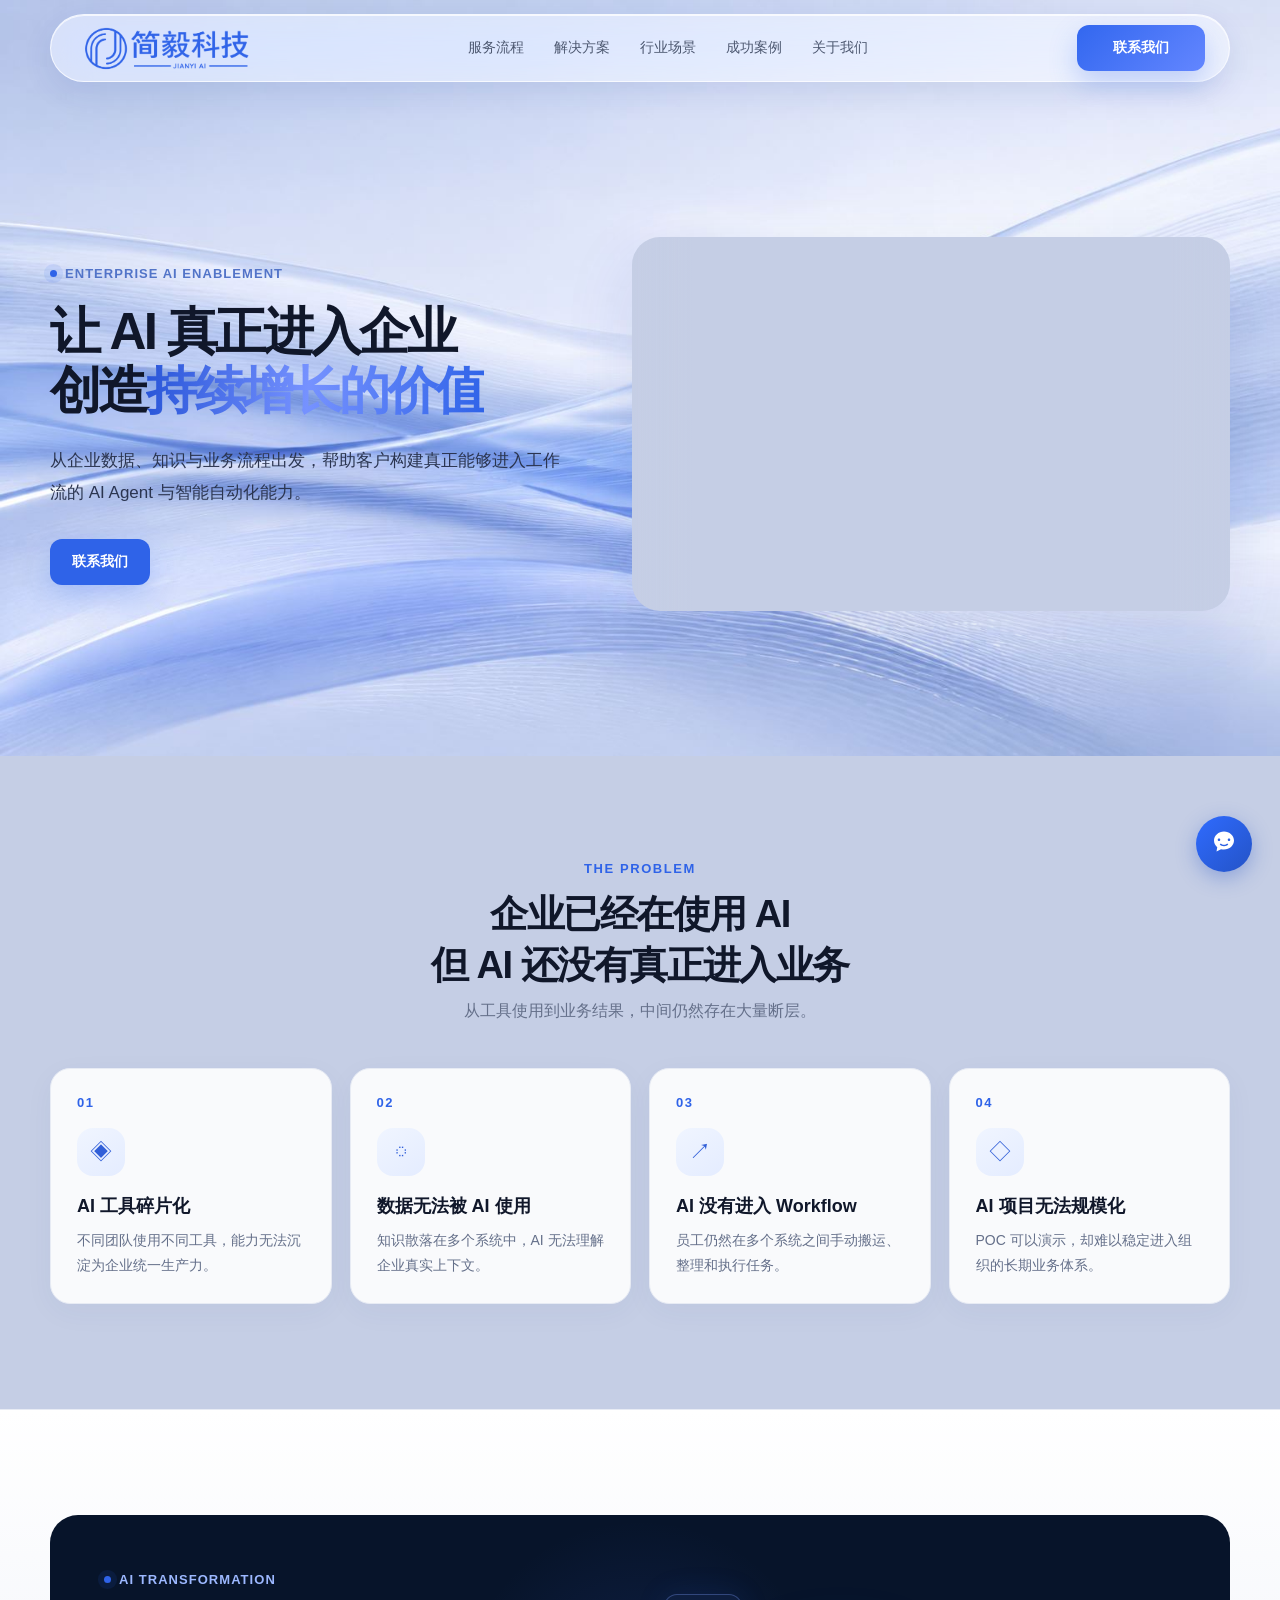
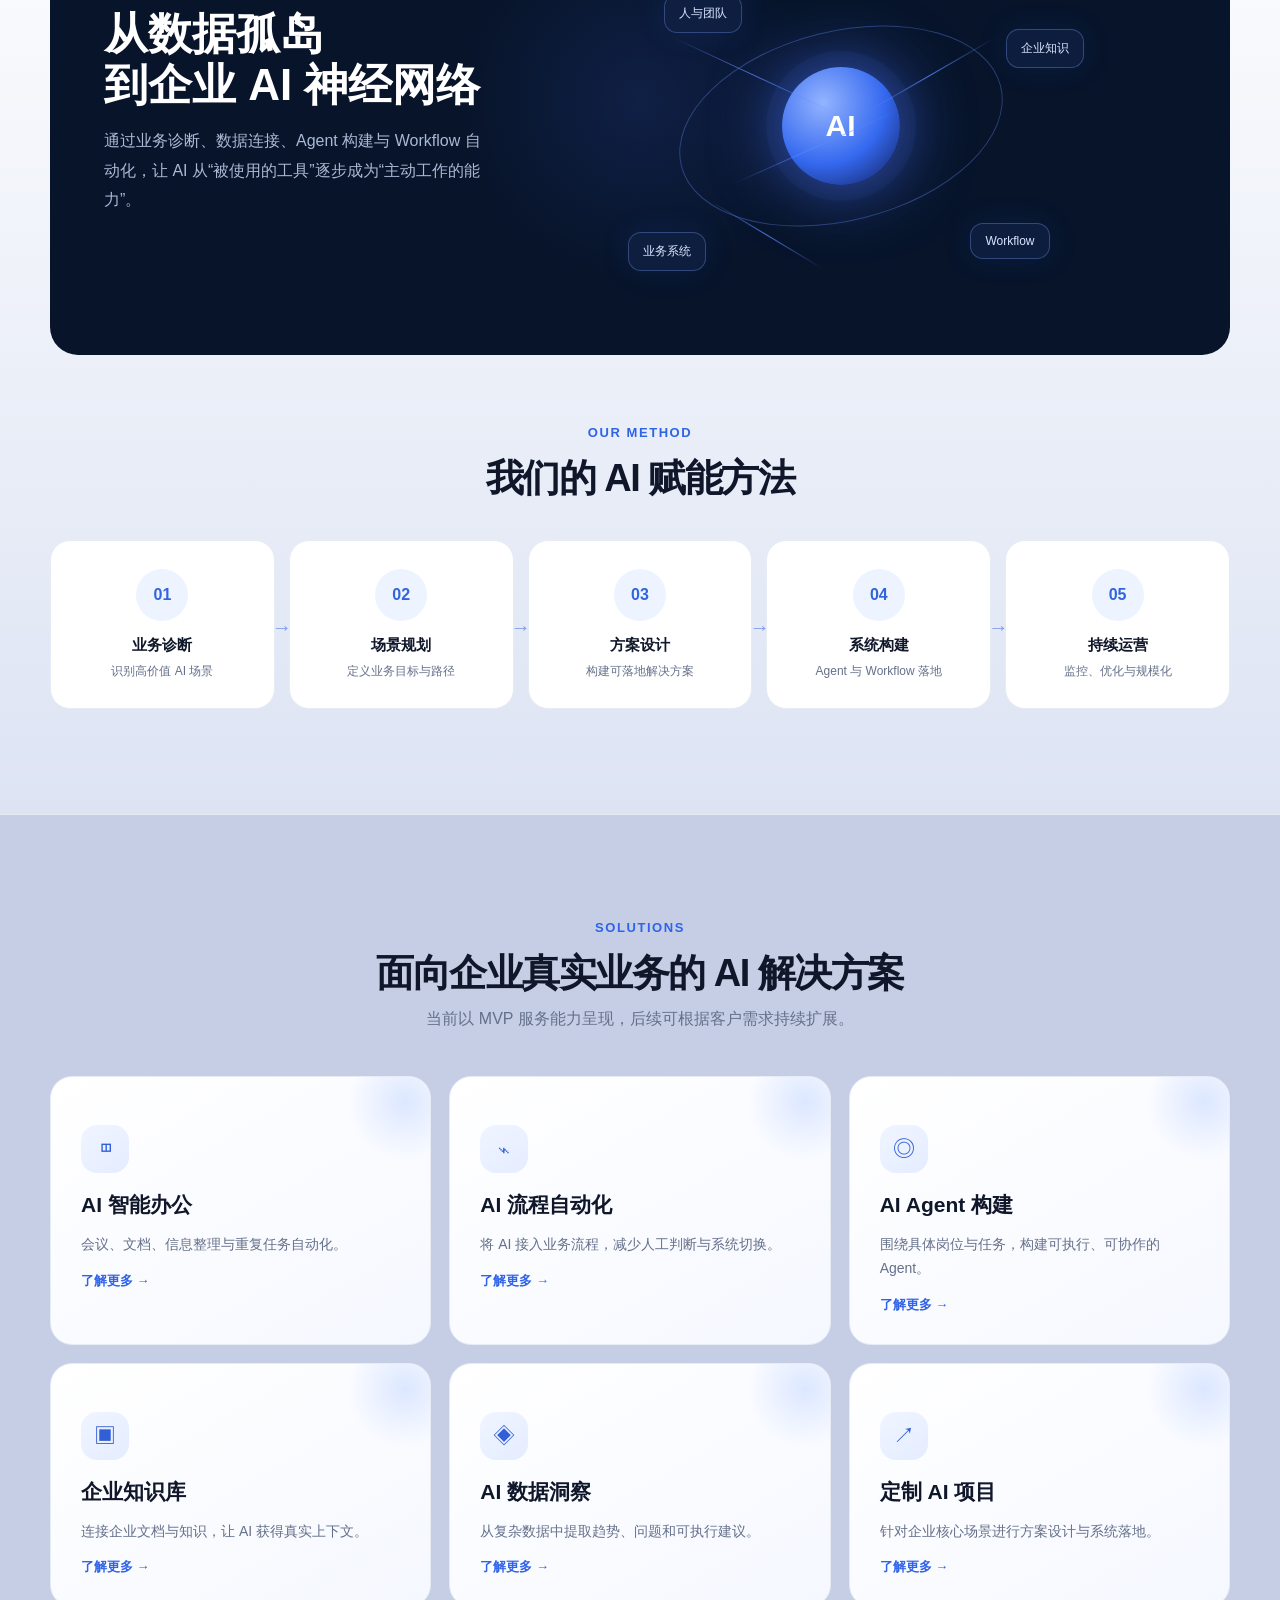
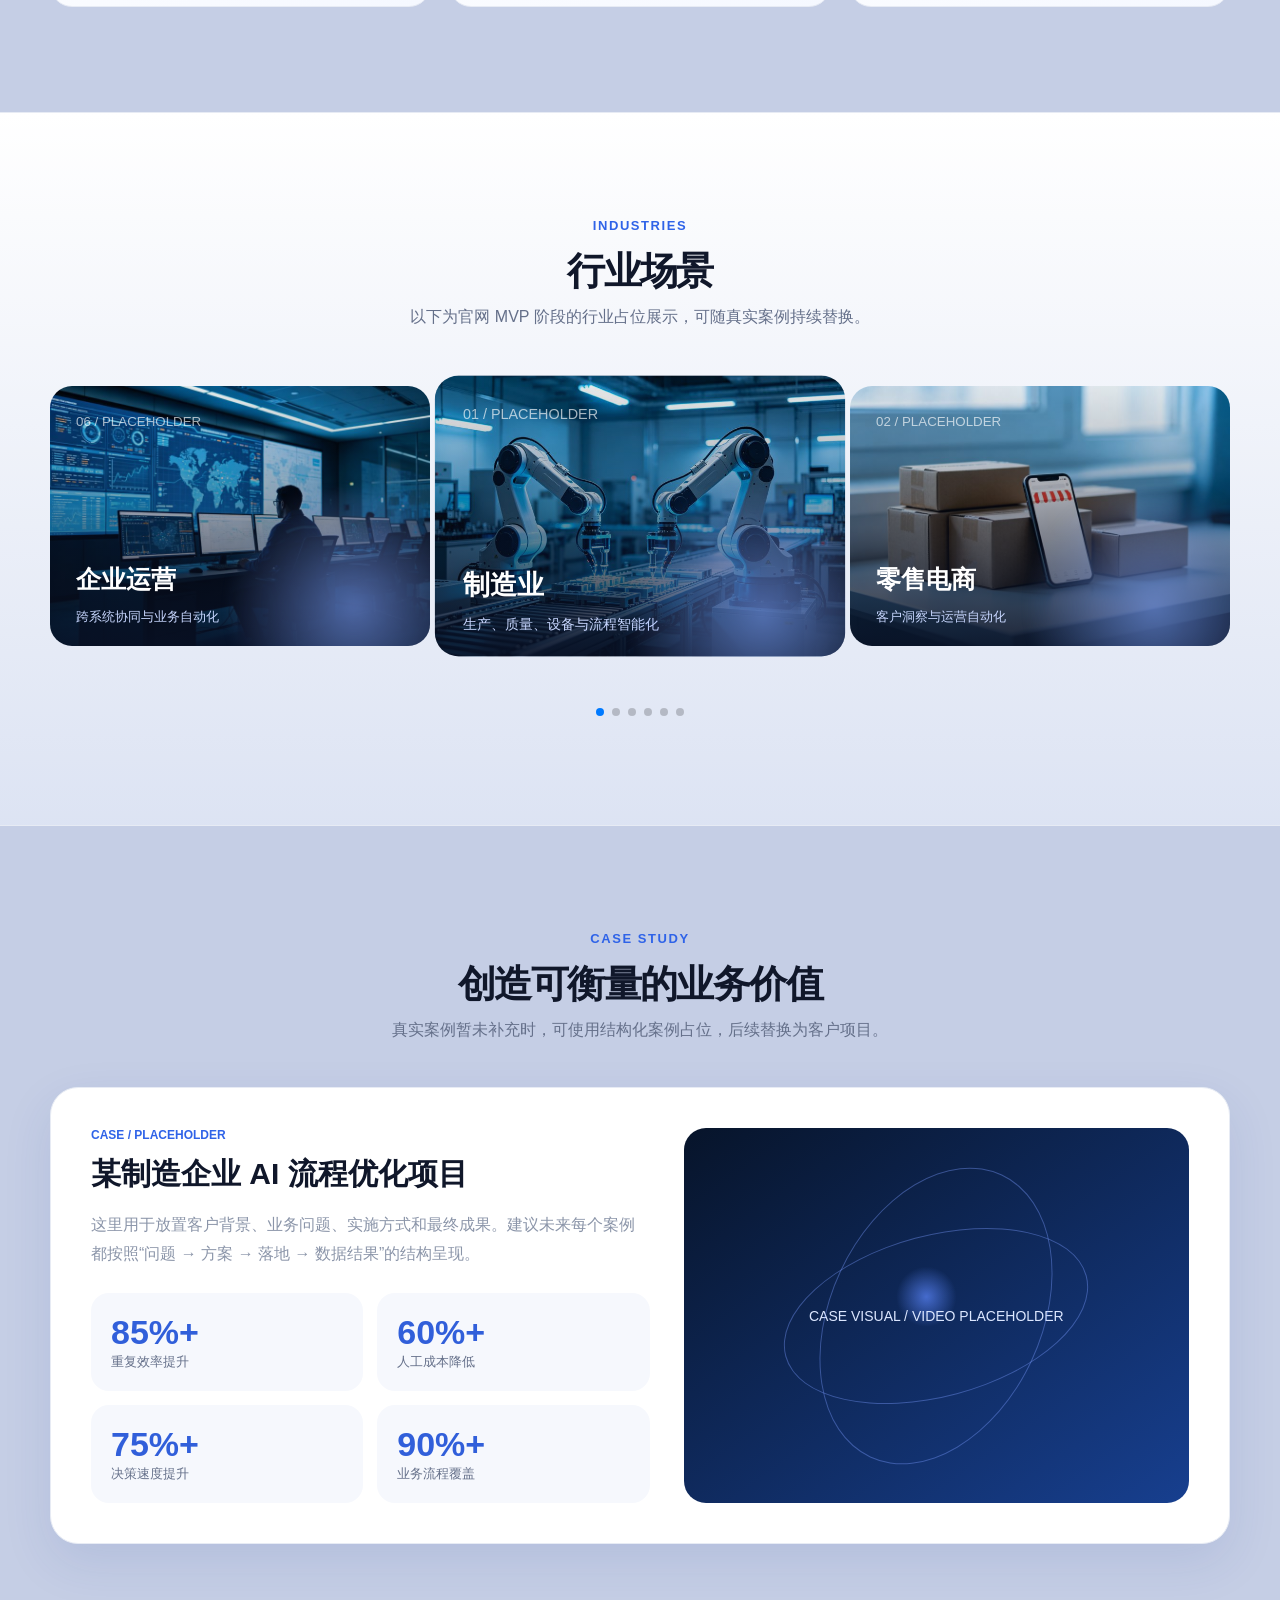
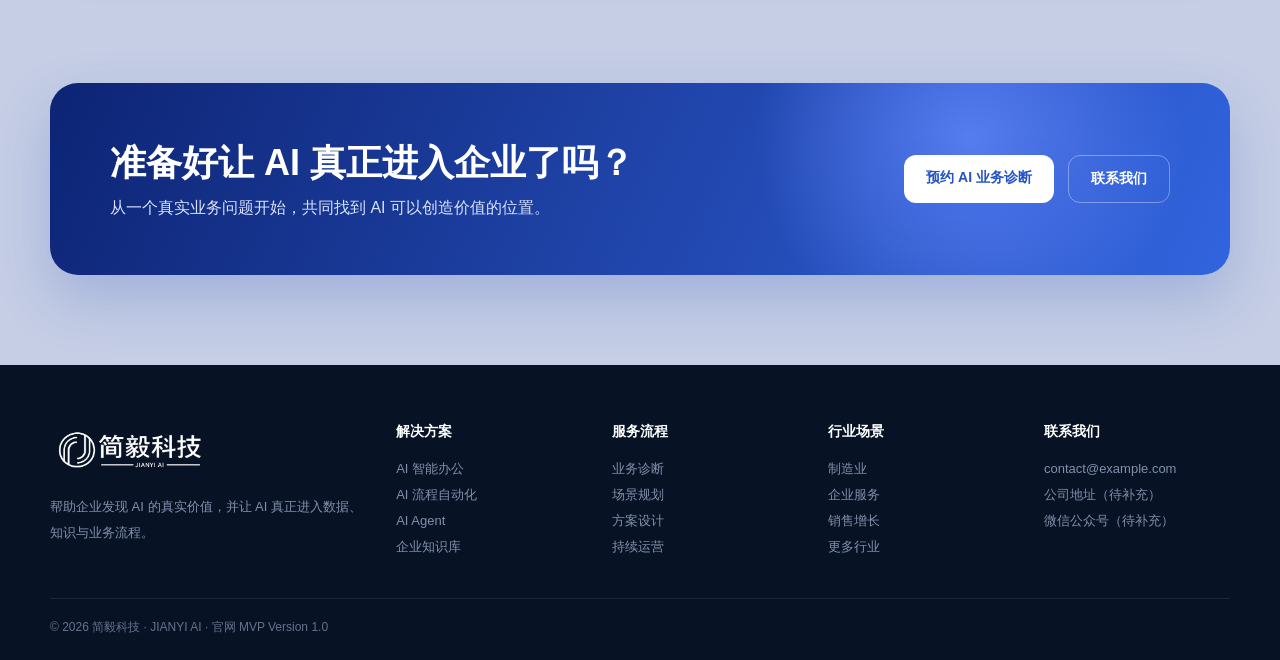
<file: index.html>
<!DOCTYPE html>
<html lang="zh-CN">

<head>
  <meta charset="UTF-8" />
  <meta name="viewport" content="width=device-width, initial-scale=1.0" />
  <meta name="theme-color" content="#f7faff" />
  <title>简毅科技｜让 AI 真正进入企业</title>
  <meta name="description" content="简毅科技（JIANYI AI）——企业 AI 赋能服务商，从企业数据、知识与业务流程出发，帮助客户构建真正进入工作流的 AI Agent 与智能自动化能力。">
  <meta property="og:title" content="简毅科技｜让 AI 真正进入企业">
  <meta property="og:description" content="让 AI 真正进入企业，创造持续增长的价值。">
  <meta property="og:type" content="website">
  <link rel="icon" href="assets/img/favicon.svg" type="image/svg+xml">
  <link rel="stylesheet" href="https://unpkg.com/swiper@8/swiper-bundle.min.css">
  <link rel="stylesheet" href="assets/css/style.css">
  <link rel="stylesheet" href="assets/css/chatbot.css">
  <script src="https://unpkg.com/swiper@8/swiper-bundle.min.js"></script>
</head>

<body>
  <header class="nav">
    <div class="container nav-inner" style="display:flex;align-items:center;justify-content:space-between;">
      <a class="brand" href="#top"><img
          src="assets/img/logo-blue.png"
          alt="简毅科技"></a>
      <nav class="nav-links">
        <a href="#process">服务流程</a><a href="#solutions">解决方案</a><a href="#industries">行业场景</a><a
          href="#cases">成功案例</a><a href="about.html">关于我们</a>
      </nav>
      <a class="btn btn-primary" href="#contact">联系我们</a>
    </div>
  </header>

  <main id="top">
    <div class="hero-scene">
      <section class="hero container">
        <div class="hero-grid">
        <div class="reveal">
          <div class="eyebrow">ENTERPRISE AI ENABLEMENT</div>
          <h1>让 AI 真正进入企业<br>创造<span class="gradient">持续增长的价值</span></h1>
          <p>从企业数据、知识与业务流程出发，帮助客户构建真正能够进入工作流的 AI Agent 与智能自动化能力。</p>
          <div class="hero-actions"><a class="btn btn-primary" href="#contact">联系我们 </a></div>
        </div>
        <div class="video-shell reveal" style="transition-delay:.12s">
          <div class="video-frame">
            <video autoplay muted loop playsinline preload="auto" poster="" disablepictureinpicture
              disableremoteplayback controlslist="nodownload noremoteplayback nofullscreen">
              <source src="hero-video.mp4" type="video/mp4">
              您的浏览器暂不支持视频播放。
            </video>
          </div>
        </div>
        </div>
      </section>
    </div>

    <section class="section">
      <div class="container">
        <div class="section-head reveal">
          <div class="kicker">THE PROBLEM</div>
          <h2>企业已经在使用 AI<br>但 AI 还没有真正进入业务</h2>
          <p>从工具使用到业务结果，中间仍然存在大量断层。</p>
        </div>
        <div class="grid-4">
          <article class="card reveal">
            <div class="num">01</div>
            <div class="icon">◈</div>
            <h3>AI 工具碎片化</h3>
            <p>不同团队使用不同工具，能力无法沉淀为企业统一生产力。</p>
          </article>
          <article class="card reveal">
            <div class="num">02</div>
            <div class="icon">◌</div>
            <h3>数据无法被 AI 使用</h3>
            <p>知识散落在多个系统中，AI 无法理解企业真实上下文。</p>
          </article>
          <article class="card reveal">
            <div class="num">03</div>
            <div class="icon">↗</div>
            <h3>AI 没有进入 Workflow</h3>
            <p>员工仍然在多个系统之间手动搬运、整理和执行任务。</p>
          </article>
          <article class="card reveal">
            <div class="num">04</div>
            <div class="icon">◇</div>
            <h3>AI 项目无法规模化</h3>
            <p>POC 可以演示，却难以稳定进入组织的长期业务体系。</p>
          </article>
        </div>
      </div>
    </section>

    <section class="section story" id="process">
      <div class="container">
        <div class="story-stage reveal">
          <div class="story-copy">
            <div class="eyebrow" style="color:#9cb8ff">AI TRANSFORMATION</div>
            <h2>从数据孤岛<br>到企业 AI 神经网络</h2>
            <p>通过业务诊断、数据连接、Agent 构建与 Workflow 自动化，让 AI 从“被使用的工具”逐步成为“主动工作的能力”。</p>
          </div>
          <div class="network">
            <div class="orbit"></div>
            <div class="core">AI</div>
            <div class="node n1">人与团队</div>
            <div class="node n2">企业知识</div>
            <div class="node n3">Workflow</div>
            <div class="node n4">业务系统</div>
            <i class="line l1"></i><i class="line l2"></i><i class="line l3"></i><i class="line l4"></i>
          </div>
        </div>
        <div class="section-head reveal" style="margin:70px 0 36px">
          <div class="kicker">OUR METHOD</div>
          <h2>我们的 AI 赋能方法</h2>
        </div>
        <div class="process">
          <div class="step reveal">
            <div class="step-icon">01</div><strong>业务诊断</strong><span>识别高价值 AI 场景</span>
          </div>
          <div class="step reveal">
            <div class="step-icon">02</div><strong>场景规划</strong><span>定义业务目标与路径</span>
          </div>
          <div class="step reveal">
            <div class="step-icon">03</div><strong>方案设计</strong><span>构建可落地解决方案</span>
          </div>
          <div class="step reveal">
            <div class="step-icon">04</div><strong>系统构建</strong><span>Agent 与 Workflow 落地</span>
          </div>
          <div class="step reveal">
            <div class="step-icon">05</div><strong>持续运营</strong><span>监控、优化与规模化</span>
          </div>
        </div>
      </div>
    </section>

    <section class="section" id="solutions">
      <div class="container">
        <div class="section-head reveal">
          <div class="kicker">SOLUTIONS</div>
          <h2>面向企业真实业务的 AI 解决方案</h2>
          <p>当前以 MVP 服务能力呈现，后续可根据客户需求持续扩展。</p>
        </div>
        <div class="solution-grid">
          <div class="solution reveal">
            <div class="icon">◫</div>
            <h3>AI 智能办公</h3>
            <p>会议、文档、信息整理与重复任务自动化。</p><span class="more">了解更多 →</span>
          </div>
          <div class="solution reveal">
            <div class="icon">⌁</div>
            <h3>AI 流程自动化</h3>
            <p>将 AI 接入业务流程，减少人工判断与系统切换。</p><span class="more">了解更多 →</span>
          </div>
          <div class="solution reveal">
            <div class="icon">◎</div>
            <h3>AI Agent 构建</h3>
            <p>围绕具体岗位与任务，构建可执行、可协作的 Agent。</p><span class="more">了解更多 →</span>
          </div>
          <div class="solution reveal">
            <div class="icon">▣</div>
            <h3>企业知识库</h3>
            <p>连接企业文档与知识，让 AI 获得真实上下文。</p><span class="more">了解更多 →</span>
          </div>
          <div class="solution reveal">
            <div class="icon">◈</div>
            <h3>AI 数据洞察</h3>
            <p>从复杂数据中提取趋势、问题和可执行建议。</p><span class="more">了解更多 →</span>
          </div>
          <div class="solution reveal">
            <div class="icon">↗</div>
            <h3>定制 AI 项目</h3>
            <p>针对企业核心场景进行方案设计与系统落地。</p><span class="more">了解更多 →</span>
          </div>
        </div>
      </div>
    </section>

    <section class="section story" id="industries">
      <div class="container">
        <div class="section-head reveal">
          <div class="kicker">INDUSTRIES</div>
          <h2>行业场景</h2>
          <p>以下为官网 MVP 阶段的行业占位展示，可随真实案例持续替换。</p>
        </div>
        <div class="swiper industries-swiper reveal">
          <div class="swiper-wrapper">
            <div class="swiper-slide"><article class="industry ind-1"><small>01 / PLACEHOLDER</small>
              <h3>制造业</h3>
              <p>生产、质量、设备与流程智能化</p>
            </article></div>
            <div class="swiper-slide"><article class="industry ind-2"><small>02 / PLACEHOLDER</small>
              <h3>零售电商</h3>
              <p>客户洞察与运营自动化</p>
            </article></div>
            <div class="swiper-slide"><article class="industry ind-3"><small>03 / PLACEHOLDER</small>
              <h3>企业服务</h3>
              <p>知识管理与专业工作流</p>
            </article></div>
            <div class="swiper-slide"><article class="industry ind-4"><small>04 / PLACEHOLDER</small>
              <h3>人力资源</h3>
              <p>招聘、培训与员工服务</p>
            </article></div>
            <div class="swiper-slide"><article class="industry ind-5"><small>05 / PLACEHOLDER</small>
              <h3>销售增长</h3>
              <p>客户研究与销售 Agent</p>
            </article></div>
            <div class="swiper-slide"><article class="industry ind-6"><small>06 / PLACEHOLDER</small>
              <h3>企业运营</h3>
              <p>跨系统协同与业务自动化</p>
            </article></div>
          </div>
        </div>
        <div class="swiper-pagination industries-pagination" aria-label="行业场景轮播导航"></div>
      </div>
    </section>

    <section class="section" id="cases">
      <div class="container">
        <div class="section-head reveal">
          <div class="kicker">CASE STUDY</div>
          <h2>创造可衡量的业务价值</h2>
          <p>真实案例暂未补充时，可使用结构化案例占位，后续替换为客户项目。</p>
        </div>
        <div class="case reveal">
          <div>
            <div class="case-tag">CASE / PLACEHOLDER</div>
            <h3>某制造企业 AI 流程优化项目</h3>
            <p class="placeholder">这里用于放置客户背景、业务问题、实施方式和最终成果。建议未来每个案例都按照“问题 → 方案 → 落地 → 数据结果”的结构呈现。</p>
            <div class="metrics">
              <div class="metric"><b>85%+</b><span>重复效率提升</span></div>
              <div class="metric"><b>60%+</b><span>人工成本降低</span></div>
              <div class="metric"><b>75%+</b><span>决策速度提升</span></div>
              <div class="metric"><b>90%+</b><span>业务流程覆盖</span></div>
            </div>
          </div>
          <div class="case-visual">CASE VISUAL / VIDEO PLACEHOLDER</div>
        </div>
      </div>
    </section>

    <section class="cta" id="contact">
      <div class="container">
        <div class="cta-box reveal">
          <div>
            <h2>准备好让 AI 真正进入企业了吗？</h2>
            <p>从一个真实业务问题开始，共同找到 AI 可以创造价值的位置。</p>
          </div>
          <div class="hero-actions"><a class="btn btn-primary" style="background:#fff;color:#2453c6"
              href="mailto:contact@example.com">预约 AI 业务诊断</a><a class="btn btn-ghost"
              style="background:transparent;color:#fff;border-color:rgba(255,255,255,.35)"
              href="mailto:contact@example.com">联系我们</a></div>
        </div>
      </div>
    </section>
  </main>

  <footer class="footer" id="about">
    <div class="container">
      <div class="footer-grid">
        <div><a class="brand" href="#top"><img
              src="assets/img/logo.png"
              alt="简毅科技"></a>
          <p>帮助企业发现 AI 的真实价值，并让 AI 真正进入数据、知识与业务流程。</p>
        </div>
        <div>
          <h4>解决方案</h4><a href="#solutions">AI 智能办公</a><a href="#solutions">AI 流程自动化</a><a href="#solutions">AI
            Agent</a><a href="#solutions">企业知识库</a>
        </div>
        <div>
          <h4>服务流程</h4><a href="#process">业务诊断</a><a href="#process">场景规划</a><a href="#process">方案设计</a><a
            href="#process">持续运营</a>
        </div>
        <div>
          <h4>行业场景</h4><a href="#industries">制造业</a><a href="#industries">企业服务</a><a href="#industries">销售增长</a><a
            href="#industries">更多行业</a>
        </div>
        <div>
          <h4>联系我们</h4><a href="mailto:contact@example.com">contact@example.com</a><a href="#">公司地址（待补充）</a><a
            href="#">微信公众号（待补充）</a>
        </div>
      </div>
      <div class="copyright">© 2026 简毅科技 · JIANYI AI · 官网 MVP Version 1.0</div>
    </div>
  </footer>

  <script src="assets/js/main.js"></script>

  <!-- Aily 智能客服悬浮窗 -->
  <button id="aily-chat-btn" aria-label="打开智能客服" title="智能客服">
    <svg viewBox="0 0 24 24" aria-hidden="true"><path d="M12 2C7.6 2 4 5.2 4 9.2c0 2.1 1 4 2.6 5.3L6 18l3.6-1.9c.8.2 1.6.3 2.4.3 4.4 0 8-3.2 8-7.2S16.4 2 12 2zM8 9.5c-.6 0-1-.4-1-1s.4-1 1-1 1 .4 1 1-.4 1-1 1zm8 0c-.6 0-1-.4-1-1s.4-1 1-1 1 .4 1 1-.4 1-1 1zm-4 4.2c-1.4 0-2.6-.6-3.4-1.4l.8-.8c.7.7 1.6 1.1 2.6 1.1s1.9-.4 2.6-1.1l.8.8c-.8.8-2 1.4-3.4 1.4z"/></svg>
  </button>
  <div id="aily-chat-panel">
    <div id="aily-chat-head"><span>智能客服</span><button id="aily-chat-close" aria-label="关闭">×</button></div>
    <div id="aily-chat-body"></div>
    <button id="aily-human-btn" type="button">转人工</button>
    <div id="aily-form-view" hidden>
      <div class="aily-form-inner">
        <h3>转人工服务</h3>
        <p class="aily-form-tip">填写以下信息，客服专员会尽快联系您</p>
        <form id="aily-form">
          <label>称呼 <input type="text" name="name" placeholder="您的称呼" maxlength="20"></label>
          <label>联系方式 * <input type="text" name="contact" placeholder="手机号或邮箱" required maxlength="50"></label>
          <label>问题分类
            <select name="category">
              <option value="产品咨询">产品咨询</option>
              <option value="商务合作">商务合作</option>
              <option value="售后支持">售后支持</option>
              <option value="其他">其他</option>
            </select>
          </label>
          <label>问题描述 * <textarea name="message" rows="3" placeholder="请简单描述您的问题" required maxlength="500"></textarea></label>
          <button type="submit" class="aily-form-submit">提交</button>
          <button type="button" class="aily-form-back" id="aily-form-back">返回对话</button>
        </form>
        <div id="aily-form-status" hidden></div>
      </div>
    </div>
  </div>
  <script src="assets/js/chatbot.js"></script>
</body>

</html>
</file>
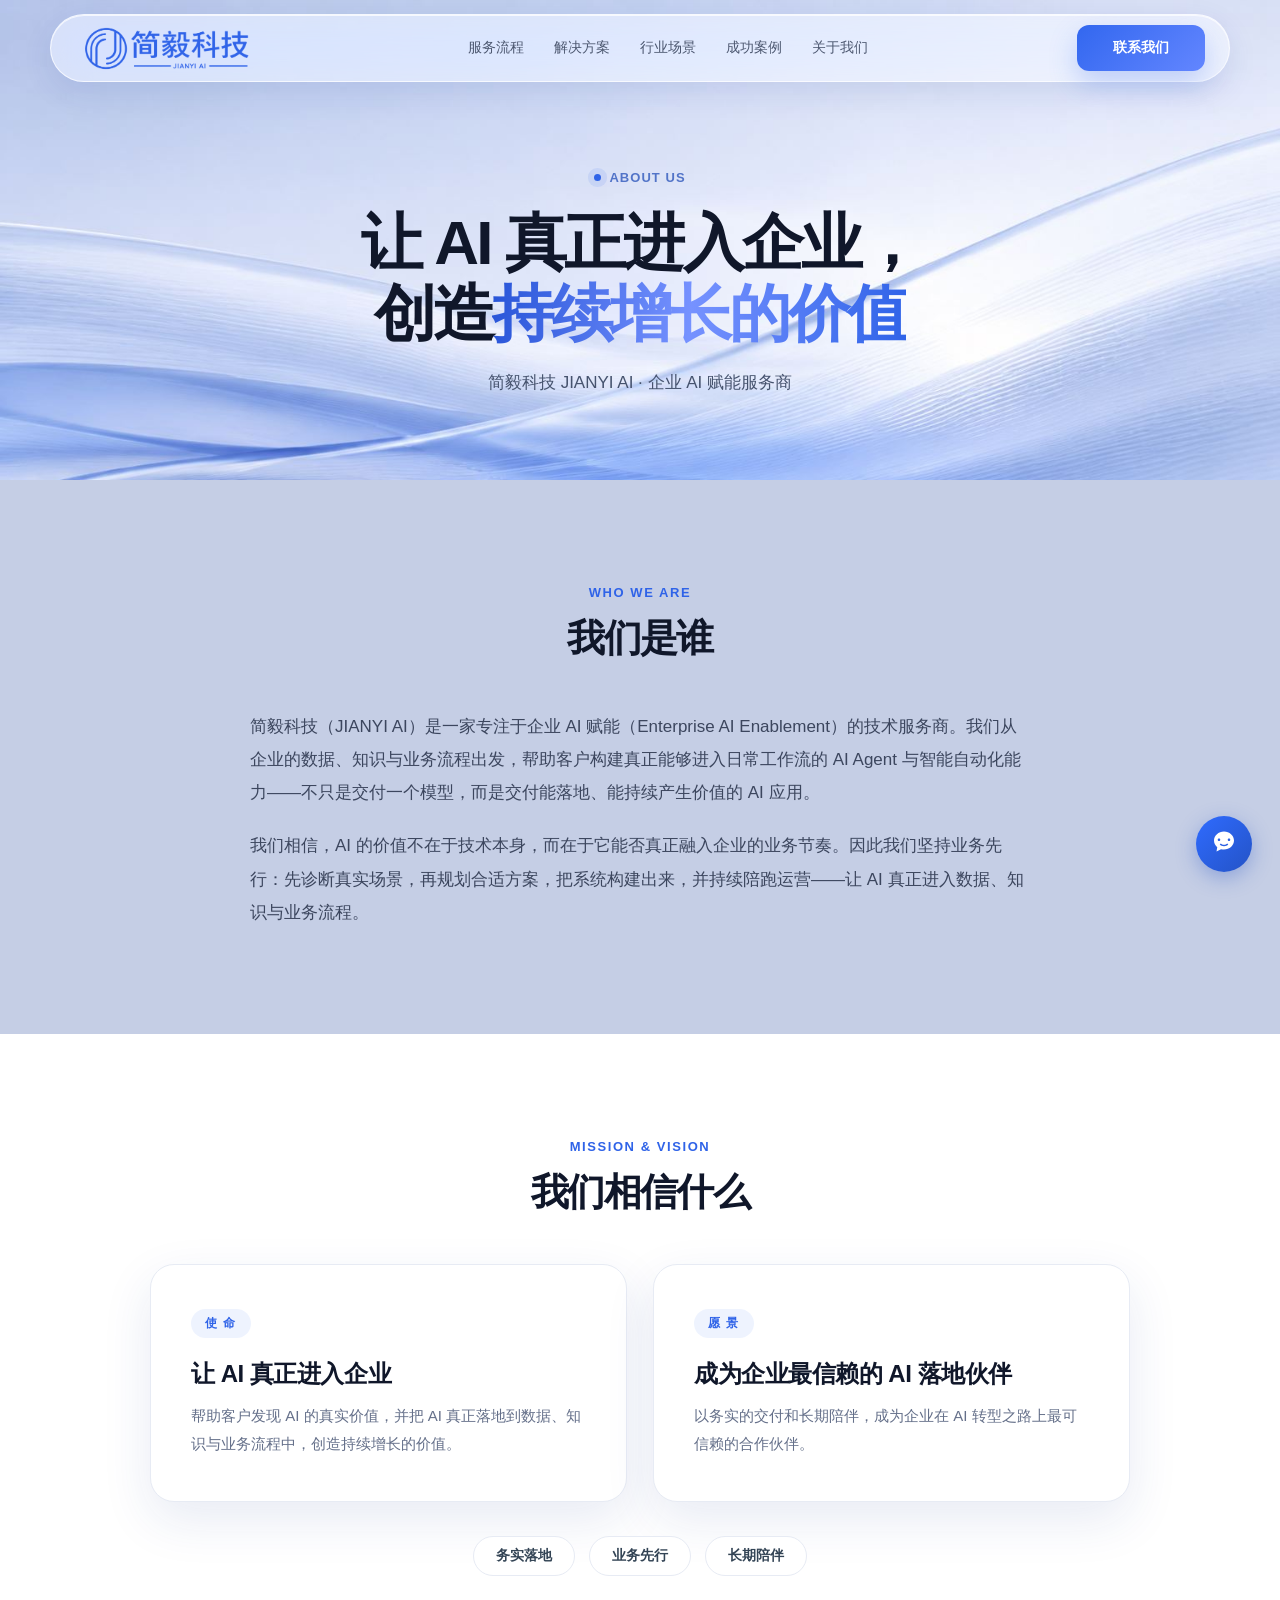
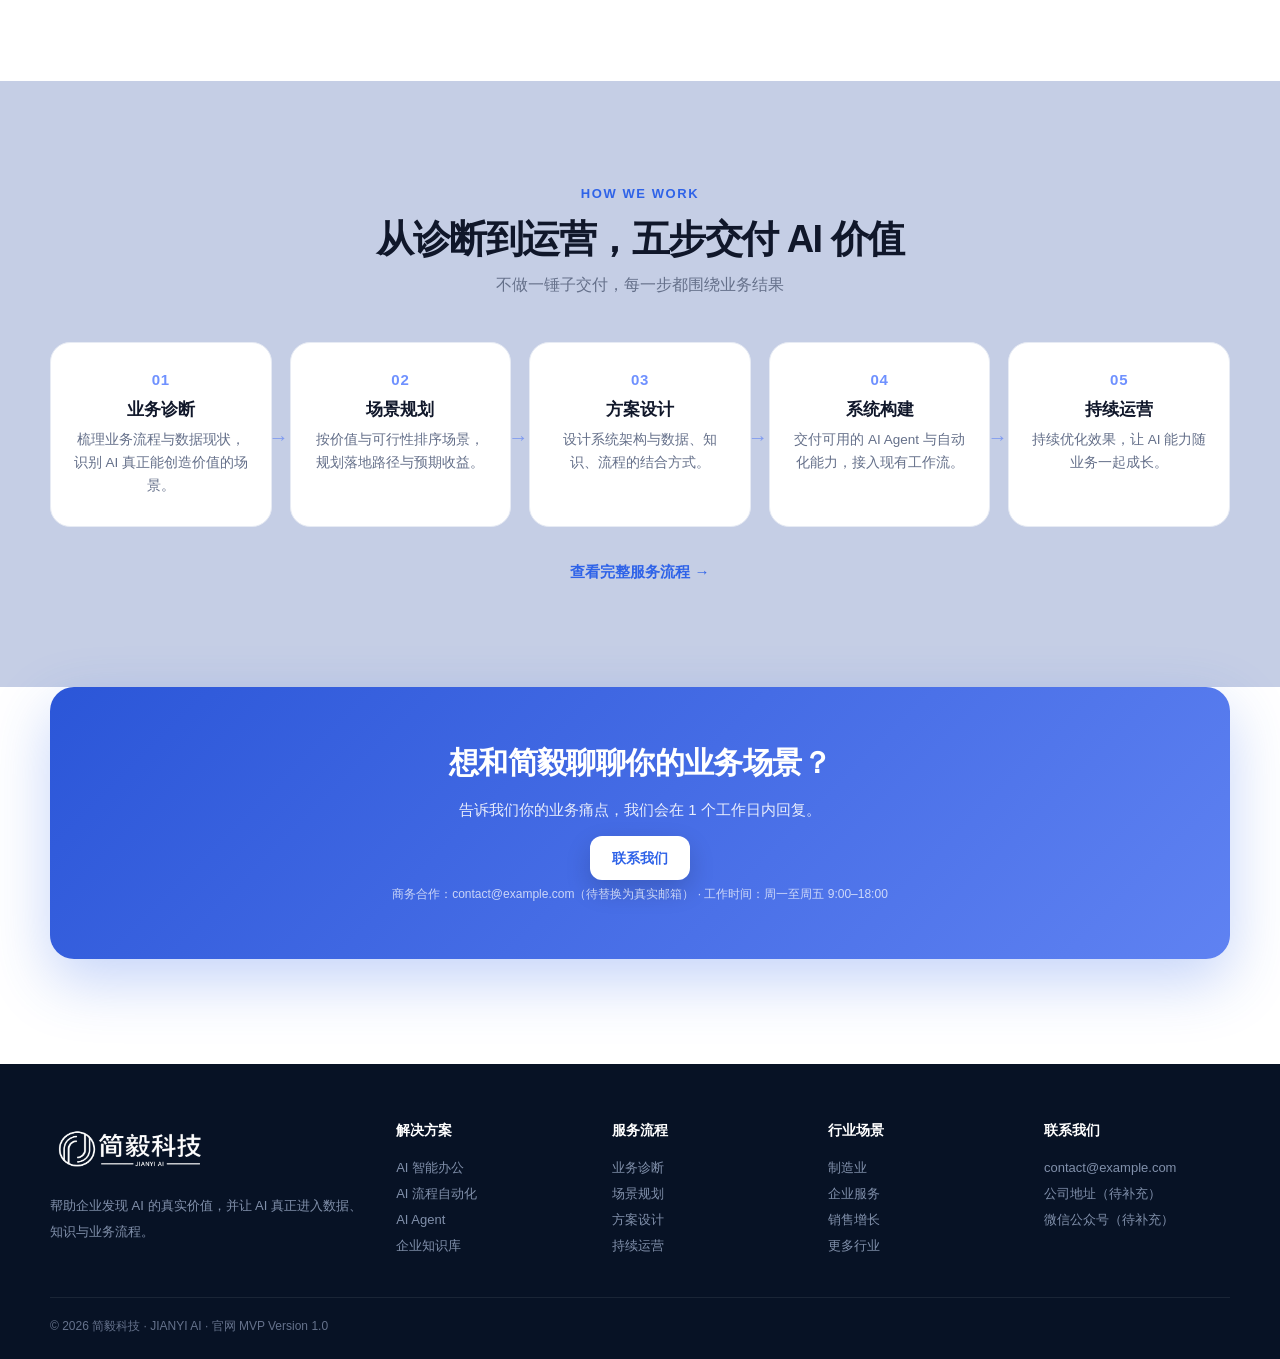
<file: about.html>
<!DOCTYPE html>
<html lang="zh-CN">

<head>
  <meta charset="UTF-8" />
  <meta name="viewport" content="width=device-width, initial-scale=1.0" />
  <meta name="theme-color" content="#f7faff" />
  <title>关于我们｜简毅科技 JIANYI AI</title>
  <meta name="description" content="简毅科技（JIANYI AI）——企业 AI 赋能服务商，从企业数据、知识与业务流程出发，帮助客户构建真正能够进入工作流的 AI Agent 与智能自动化能力。">
  <meta property="og:title" content="关于我们｜简毅科技 JIANYI AI">
  <meta property="og:description" content="让 AI 真正进入企业，创造持续增长的价值。">
  <meta property="og:type" content="website">
  <link rel="icon" href="assets/img/favicon.svg" type="image/svg+xml">
  <link rel="stylesheet" href="assets/css/style.css">
  <link rel="stylesheet" href="assets/css/chatbot.css">
</head>

<body>
  <header class="nav">
    <div class="container nav-inner" style="display:flex;align-items:center;justify-content:space-between;">
      <a class="brand" href="index.html"><img src="assets/img/logo-blue.png" alt="简毅科技"></a>
      <nav class="nav-links">
        <a href="index.html#process">服务流程</a><a href="index.html#solutions">解决方案</a><a
          href="index.html#industries">行业场景</a><a href="index.html#cases">成功案例</a><a
          href="about.html" class="active">关于我们</a>
      </nav>
      <a class="btn btn-primary" href="index.html#contact">联系我们</a>
    </div>
  </header>

  <main>
    <!-- 头图 -->
    <div class="about-scene">
      <section class="about-hero container">
        <div class="reveal">
          <div class="eyebrow">ABOUT US</div>
          <h1>让 AI 真正进入企业，<br>创造<span class="gradient">持续增长的价值</span></h1>
          <p>简毅科技 JIANYI AI · 企业 AI 赋能服务商</p>
        </div>
      </section>
    </div>

    <!-- 我们是谁 -->
    <section class="section">
      <div class="container">
        <div class="section-head reveal">
          <div class="kicker">WHO WE ARE</div>
          <h2>我们是谁</h2>
        </div>
        <div class="who-text reveal">
          <p>简毅科技（JIANYI AI）是一家专注于企业 AI 赋能（Enterprise AI Enablement）的技术服务商。我们从企业的数据、知识与业务流程出发，帮助客户构建真正能够进入日常工作流的 AI Agent 与智能自动化能力——不只是交付一个模型，而是交付能落地、能持续产生价值的 AI 应用。</p>
          <p>我们相信，AI 的价值不在于技术本身，而在于它能否真正融入企业的业务节奏。因此我们坚持业务先行：先诊断真实场景，再规划合适方案，把系统构建出来，并持续陪跑运营——让 AI 真正进入数据、知识与业务流程。</p>
        </div>
      </div>
    </section>

    <!-- 使命与愿景 -->
    <section class="section alt">
      <div class="container">
        <div class="section-head reveal">
          <div class="kicker">MISSION &amp; VISION</div>
          <h2>我们相信什么</h2>
        </div>
        <div class="mv-grid">
          <div class="mv-card reveal">
            <span class="tag">使 命</span>
            <h3>让 AI 真正进入企业</h3>
            <p>帮助客户发现 AI 的真实价值，并把 AI 真正落地到数据、知识与业务流程中，创造持续增长的价值。</p>
          </div>
          <div class="mv-card reveal" style="transition-delay:.12s">
            <span class="tag">愿 景</span>
            <h3>成为企业最信赖的 AI 落地伙伴</h3>
            <p>以务实的交付和长期陪伴，成为企业在 AI 转型之路上最可信赖的合作伙伴。</p>
          </div>
        </div>
        <div class="values reveal">
          <span class="value-chip">务实落地</span>
          <span class="value-chip">业务先行</span>
          <span class="value-chip">长期陪伴</span>
        </div>
      </div>
    </section>

    <!-- 我们怎么帮客户 -->
    <section class="section">
      <div class="container">
        <div class="section-head reveal">
          <div class="kicker">HOW WE WORK</div>
          <h2>从诊断到运营，五步交付 AI 价值</h2>
          <p>不做一锤子交付，每一步都围绕业务结果</p>
        </div>
        <div class="steps">
          <div class="step reveal"><div class="num">01</div><div class="name">业务诊断</div><p class="desc">梳理业务流程与数据现状，识别 AI 真正能创造价值的场景。</p></div>
          <div class="step reveal" style="transition-delay:.06s"><div class="num">02</div><div class="name">场景规划</div><p class="desc">按价值与可行性排序场景，规划落地路径与预期收益。</p></div>
          <div class="step reveal" style="transition-delay:.12s"><div class="num">03</div><div class="name">方案设计</div><p class="desc">设计系统架构与数据、知识、流程的结合方式。</p></div>
          <div class="step reveal" style="transition-delay:.18s"><div class="num">04</div><div class="name">系统构建</div><p class="desc">交付可用的 AI Agent 与自动化能力，接入现有工作流。</p></div>
          <div class="step reveal" style="transition-delay:.24s"><div class="num">05</div><div class="name">持续运营</div><p class="desc">持续优化效果，让 AI 能力随业务一起成长。</p></div>
        </div>
        <div class="steps-more reveal">
          <a class="link-more" href="index.html#process">查看完整服务流程 →</a>
        </div>
      </div>
    </section>

    <!-- 联系我们 -->
    <section class="section alt" style="padding-top:0">
      <div class="container">
        <div class="contact-strip reveal">
          <h2>想和简毅聊聊你的业务场景？</h2>
          <p>告诉我们你的业务痛点，我们会在 1 个工作日内回复。</p>
          <a class="btn btn-primary" href="mailto:contact@example.com">联系我们</a>
          <div class="note">商务合作：contact@example.com（待替换为真实邮箱） · 工作时间：周一至周五 9:00–18:00</div>
        </div>
      </div>
    </section>
  </main>

  <footer class="footer">
    <div class="container">
      <div class="footer-grid">
        <div>
          <a class="brand" href="index.html"><img src="assets/img/logo.png" alt="简毅科技"></a>
          <p>帮助企业发现 AI 的真实价值，并让 AI 真正进入数据、知识与业务流程。</p>
        </div>
        <div>
          <h4>解决方案</h4><a href="index.html#solutions">AI 智能办公</a><a href="index.html#solutions">AI 流程自动化</a><a
            href="index.html#solutions">AI Agent</a><a href="index.html#solutions">企业知识库</a>
        </div>
        <div>
          <h4>服务流程</h4><a href="index.html#process">业务诊断</a><a href="index.html#process">场景规划</a><a
            href="index.html#process">方案设计</a><a href="index.html#process">持续运营</a>
        </div>
        <div>
          <h4>行业场景</h4><a href="index.html#industries">制造业</a><a href="index.html#industries">企业服务</a><a
            href="index.html#industries">销售增长</a><a href="index.html#industries">更多行业</a>
        </div>
        <div>
          <h4>联系我们</h4><a href="mailto:contact@example.com">contact@example.com</a><a href="#">公司地址（待补充）</a><a
            href="#">微信公众号（待补充）</a>
        </div>
      </div>
      <div class="copyright">© 2026 简毅科技 · JIANYI AI · 官网 MVP Version 1.0</div>
    </div>
  </footer>

  <script src="assets/js/main.js"></script>

  <!-- Aily 智能客服悬浮窗 -->
  <button id="aily-chat-btn" aria-label="打开智能客服" title="智能客服">
    <svg viewBox="0 0 24 24" aria-hidden="true"><path d="M12 2C7.6 2 4 5.2 4 9.2c0 2.1 1 4 2.6 5.3L6 18l3.6-1.9c.8.2 1.6.3 2.4.3 4.4 0 8-3.2 8-7.2S16.4 2 12 2zM8 9.5c-.6 0-1-.4-1-1s.4-1 1-1 1 .4 1 1-.4 1-1 1zm8 0c-.6 0-1-.4-1-1s.4-1 1-1 1 .4 1 1-.4 1-1 1zm-4 4.2c-1.4 0-2.6-.6-3.4-1.4l.8-.8c.7.7 1.6 1.1 2.6 1.1s1.9-.4 2.6-1.1l.8.8c-.8.8-2 1.4-3.4 1.4z"/></svg>
  </button>
  <div id="aily-chat-panel">
    <div id="aily-chat-head"><span>智能客服</span><button id="aily-chat-close" aria-label="关闭">×</button></div>
    <div id="aily-chat-body"></div>
    <button id="aily-human-btn" type="button">转人工</button>
    <div id="aily-form-view" hidden>
      <div class="aily-form-inner">
        <h3>转人工服务</h3>
        <p class="aily-form-tip">填写以下信息，客服专员会尽快联系您</p>
        <form id="aily-form">
          <label>称呼 <input type="text" name="name" placeholder="您的称呼" maxlength="20"></label>
          <label>联系方式 * <input type="text" name="contact" placeholder="手机号或邮箱" required maxlength="50"></label>
          <label>问题分类
            <select name="category">
              <option value="产品咨询">产品咨询</option>
              <option value="商务合作">商务合作</option>
              <option value="售后支持">售后支持</option>
              <option value="其他">其他</option>
            </select>
          </label>
          <label>问题描述 * <textarea name="message" rows="3" placeholder="请简单描述您的问题" required maxlength="500"></textarea></label>
          <button type="submit" class="aily-form-submit">提交</button>
          <button type="button" class="aily-form-back" id="aily-form-back">返回对话</button>
        </form>
        <div id="aily-form-status" hidden></div>
      </div>
    </div>
  </div>
  <script src="assets/js/chatbot.js"></script>
</body>

</html>
</file>
<file: assets/css/style.css>
:root {
      --nav-h: 96px;
      --blue: #2f63e8;
      --blue2: #6f91ff;
      --ink: #10172a;
      --muted: #65708a;
      --line: #e7ebf4;
      --bg: #f7faff;
      --hero-bg: #C5CEE5;
      --card: #ffffff;
      --dark: #071226;
      --radius: 24px;
      --shadow: 0 18px 50px rgba(25, 61, 150, .10);
    }

    * {
      box-sizing: border-box
    }

    html {
      scroll-behavior: smooth
    }

    body {
      margin: 0;
      color: var(--ink);
      background: var(--hero-bg);
      font-family: Inter, -apple-system, BlinkMacSystemFont, "Segoe UI", "PingFang SC", "Microsoft YaHei", sans-serif;
      overflow-x: hidden
    }

    a {
      text-decoration: none;
      color: inherit
    }

    .container {
      width: min(1180px, calc(100% - 48px));
      margin: auto
    }

    .nav {
      position: sticky;
      top: 0;
      z-index: 50;
      height: 96px;
      display: flex;
      align-items: center;
      justify-content: space-between;
      background: transparent;
    }

    .nav-inner {
      height: 68px;
      padding: 0 24px;
      border: 1px solid rgba(255, 255, 255, .72);
      border-radius: 999px;
      background: rgba(255, 255, 255, .48);
      backdrop-filter: blur(22px) saturate(160%);
      -webkit-backdrop-filter: blur(22px) saturate(160%);
      box-shadow: 0 10px 30px rgba(25, 61, 150, .1), inset 0 1px 0 rgba(255, 255, 255, .72)
    }

    .brand img {
      width: 184px;
      height: auto;
      display: block
    }

    .nav .brand {
      position: relative;
      display: block;
      isolation: isolate
    }

    

    

    @keyframes brandAurora {

      0%,
      100% {
        background-position: 0% 50%
      }

      50% {
        background-position: 100% 50%
      }
    }

    @media(prefers-reduced-motion:reduce) {}

    .nav-links {
      display: flex;
      gap: 30px;
      font-size: 14px;
      color: #4d5870
    }

    .nav-links a {
      position: relative;
      padding: 28px 0
    }

    .nav-links a:hover {
      color: var(--blue)
    }

    .nav-links a:hover:after {
      content: "";
      position: absolute;
      bottom: 0;
      left: 0;
      right: 0;
      height: 2px;
      background: var(--blue);
      border-radius: 2px
    }

    .btn {
      border: 0;
      border-radius: 12px;
      padding: 14px 22px;
      font-weight: 700;
      cursor: pointer;
      transition: .5s ease;
      font-size: 14px
    }

    .btn-primary {
      color: #fff;
      background: linear-gradient(135deg, #3267ef, #6386ff);
      box-shadow: 0 12px 28px rgba(47, 99, 232, .25)
    }

    .btn-primary:hover {
      border-radius: 999px;
      box-shadow: 0 16px 32px rgba(47, 99, 232, .32)
    }

    .hero .hero-actions .btn-primary {
      border: none;
      border-radius: 12px;
      background: #2f63e8;
      box-shadow: 0 12px 28px rgba(47, 99, 232, .25);


    }

    .hero .hero-actions .btn-primary:hover {
      
      border-radius: 999px;background: rgba(47, 99, 232, .84);
      box-shadow: 0 16px 32px rgba(47, 99, 232, .32)
    }

    .btn-ghost {
      background: #fff;
      border: 1px solid #cbd6ef;
      color: #2d477d
    }

    .btn-ghost:hover {
      background: #f5f8ff;
      transform: translateY(-2px)
    }

    .hero {
      position: relative;
      z-index: 1;
      padding: 66px 0 70px;
      min-height: 660px;
      display: grid;
      align-items: center
    }

    .hero-scene {
      margin-top: calc(-1 * var(--nav-h));
      padding-top: var(--nav-h);
      min-height: 660px;
      background: url("../img/heroLKV-main.jpg") center top / cover no-repeat
    }

    .hero-grid {
      display: grid;
      grid-template-columns: .94fr 1.06fr;
      gap: 52px;
      align-items: center;
      width: 100%
    }

    .eyebrow {
      display: inline-flex;
      gap: 8px;
      align-items: center;
      color: #5274c8;
      font-size: 13px;
      font-weight: 700;
      letter-spacing: .08em;
      margin-bottom: 22px
    }

    .eyebrow:before {
      content: "";
      width: 7px;
      height: 7px;
      border-radius: 50%;
      background: var(--blue);
      box-shadow: 0 0 0 6px rgba(47, 99, 232, .1)
    }

    .hero h1 {
      font-size: clamp(36px, 4vw, 54px);
      line-height: 1.15;
      letter-spacing: -.055em;
      margin: 0 0 24px
    }

    .gradient {
      background: linear-gradient(95deg, #2855d8, #7692ff 48%, #2f63e8);
      -webkit-background-clip: text;
      background-clip: text;
      color: transparent
    }

    .hero p {
      font-size: 17px;
      line-height: 1.9;
      color: #2b3550;
      max-width: 520px;
      margin: 0 0 30px
    }

    .hero-actions {
      display: flex;
      gap: 14px;
      flex-wrap: wrap
    }

    .trust {
      margin-top: 54px;
      color: #8992a6;
      font-size: 12px
    }

    .logo-row {
      display: flex;
      gap: 25px;
      align-items: center;
      flex-wrap: wrap;
      margin-top: 18px;
      color: #647086;
      font-weight: 700;
      font-size: 18px;
      letter-spacing: .02em
    }

    .video-shell {
      position: relative;
      border-radius: 28px;
      padding: 1px;
      background: var(--hero-bg);
      box-shadow: 0 25px 70px rgba(26, 61, 146, .12);
      overflow: hidden
    }

    .video-shell:before {
      display: none
    }

    .video-frame {
      position: relative;
      background: var(--hero-bg);
      border-radius: 27px;
      overflow: hidden;
      aspect-ratio: 16/10
    }

    .video-frame video {
      width: 100%;
      height: 100%;
      display: block;
      object-fit: cover;
      pointer-events: none
    }

    .video-frame:after {
      content: "";
      position: absolute;
      inset: 0;
      background: linear-gradient(90deg, var(--hero-bg) 0%, rgba(197, 206, 229, 0) 10%, rgba(197, 206, 229, 0) 90%, var(--hero-bg) 100%), linear-gradient(180deg, var(--hero-bg) 0%, rgba(197, 206, 229, 0) 13%, rgba(197, 206, 229, 0) 87%, var(--hero-bg) 100%);
      pointer-events: none
    }

    .video-badge {
      position: absolute;
      left: 18px;
      bottom: 18px;
      z-index: 2;
      padding: 10px 14px;
      border: 1px solid rgba(255, 255, 255, .16);
      background: rgba(5, 17, 38, .62);
      backdrop-filter: blur(10px);
      border-radius: 999px;
      color: #d9e4ff;
      font-size: 12px
    }

    @keyframes spin {
      to {
        transform: rotate(360deg)
      }
    }

    .section {
      padding: 105px 0
    }

    .section-head {
      text-align: center;
      margin-bottom: 46px
    }

    .section-head .kicker {
      font-size: 13px;
      font-weight: 800;
      color: var(--blue);
      letter-spacing: .12em
    }

    .section-head h2 {
      font-size: 38px;
      letter-spacing: -.04em;
      margin: 13px 0 10px
    }

    .section-head p {
      color: var(--muted);
      margin: 0
    }

    .reveal {
      opacity: 0;
      transform: translateY(26px);
      transition: opacity .8s cubic-bezier(.2, .8, .2, 1), transform .8s cubic-bezier(.2, .8, .2, 1)
    }

    .reveal.show {
      opacity: 1;
      transform: none
    }

    .grid-4 {
      display: grid;
      grid-template-columns: repeat(4, 1fr);
      gap: 18px
    }

    .card {
      background: rgba(255, 255, 255, .9);
      border: 1px solid var(--line);
      border-radius: 20px;
      padding: 26px;
      box-shadow: 0 8px 30px rgba(35, 61, 120, .045);
      transition: .35s ease
    }

    .card:hover {
      transform: translateY(-7px);
      border-color: #c9d7ff;
      box-shadow: var(--shadow)
    }

    .num {
      font-size: 13px;
      color: var(--blue);
      font-weight: 800;
      letter-spacing: .12em
    }

    .icon {
      width: 48px;
      height: 48px;
      border-radius: 16px;
      background: linear-gradient(145deg, #f0f5ff, #e4ecff);
      display: grid;
      place-items: center;
      color: #315fd8;
      font-size: 22px;
      margin: 18px 0
    }

    .card h3 {
      margin: 0 0 10px;
      font-size: 18px
    }

    .card p {
      margin: 0;
      color: var(--muted);
      font-size: 14px;
      line-height: 1.75
    }

    .story {
      background: linear-gradient(180deg, #fff, rgba(240, 245, 255, .55));
      border-top: 1px solid var(--line);
      border-bottom: 1px solid var(--line)
    }

    .story-stage {
      position: relative;
      min-height: 440px;
      border-radius: 28px;
      background: radial-gradient(circle at 50% 42%, rgba(73, 112, 255, .13), transparent 28%), #07142a;
      color: #fff;
      overflow: hidden;
      padding: 54px
    }

    .story-copy {
      position: relative;
      z-index: 3;
      max-width: 390px
    }

    .story-copy h2 {
      font-size: 44px;
      line-height: 1.15;
      margin: 0 0 16px
    }

    .story-copy p {
      color: #aab9d4;
      line-height: 1.85
    }

    .network {
      position: absolute;
      inset: 0
    }

    .core {
      position: absolute;
      left: 67%;
      top: 48%;
      width: 118px;
      height: 118px;
      border-radius: 50%;
      transform: translate(-50%, -50%);
      display: grid;
      place-items: center;
      font-weight: 900;
      font-size: 30px;
      background: radial-gradient(circle at 35% 30%, #94b4ff, #3468ef 55%, #101b53);
      box-shadow: 0 0 0 16px rgba(75, 115, 255, .06), 0 0 70px rgba(72, 115, 255, .8);
      animation: pulse 3s ease-in-out infinite
    }

    .orbit {
      position: absolute;
      left: 67%;
      top: 48%;
      width: 330px;
      height: 190px;
      border: 1px solid rgba(103, 143, 255, .35);
      border-radius: 50%;
      transform: translate(-50%, -50%) rotate(-14deg);
      animation: orbit 9s linear infinite
    }

    .node {
      position: absolute;
      padding: 10px 14px;
      border-radius: 13px;
      background: rgba(17, 34, 69, .76);
      border: 1px solid rgba(129, 160, 255, .32);
      font-size: 12px;
      color: #dbe6ff;
      box-shadow: 0 0 30px rgba(46, 90, 220, .13);
      animation: float 4s ease-in-out infinite
    }

    .n1 {
      left: 52%;
      top: 18%
    }

    .n2 {
      left: 81%;
      top: 26%;
      animation-delay: -1s
    }

    .n3 {
      left: 78%;
      top: 70%;
      animation-delay: -2s
    }

    .n4 {
      left: 49%;
      top: 72%;
      animation-delay: -3s
    }

    .line {
      position: absolute;
      height: 1px;
      background: linear-gradient(90deg, transparent, #5b86ff, transparent);
      transform-origin: left center;
      opacity: .8
    }

    .l1 {
      width: 180px;
      left: 53%;
      top: 28%;
      transform: rotate(25deg)
    }

    .l2 {
      width: 150px;
      left: 69%;
      top: 45%;
      transform: rotate(-30deg)
    }

    .l3 {
      width: 180px;
      left: 58%;
      top: 61%;
      transform: rotate(-24deg)
    }

    .l4 {
      width: 130px;
      left: 56%;
      top: 65%;
      transform: rotate(31deg)
    }

    @keyframes pulse {
      50% {
        transform: translate(-50%, -50%) scale(1.08);
        box-shadow: 0 0 0 24px rgba(75, 115, 255, .04), 0 0 100px rgba(72, 115, 255, .95)
      }
    }

    @keyframes orbit {
      to {
        transform: translate(-50%, -50%) rotate(346deg)
      }
    }

    @keyframes float {
      50% {
        transform: translateY(-12px)
      }
    }

    .process {
      display: grid;
      grid-template-columns: repeat(5, 1fr);
      gap: 14px;
      position: relative
    }

    .step {
      padding: 25px 16px;
      text-align: center;
      border-radius: 18px;
      background: #fff;
      border: 1px solid var(--line);
      position: relative
    }

    .step:not(:last-child):after {
      content: "→";
      position: absolute;
      right: -18px;
      top: 45%;
      color: #7f9af0;
      font-size: 20px;
      z-index: 2
    }

    .step .step-icon {
      width: 52px;
      height: 52px;
      margin: 0 auto 15px;
      border-radius: 50%;
      display: grid;
      place-items: center;
      background: #edf3ff;
      color: #3265dd;
      font-weight: 800
    }

    .step strong {
      display: block;
      font-size: 15px
    }

    .step span {
      display: block;
      margin-top: 8px;
      color: var(--muted);
      font-size: 12px
    }

    .solution-grid {
      display: grid;
      grid-template-columns: repeat(3, 1fr);
      gap: 18px
    }

    .solution {
      min-height: 205px;
      padding: 30px;
      border-radius: 22px;
      background: linear-gradient(150deg, #fff, #f5f8ff);
      border: 1px solid var(--line);
      position: relative;
      overflow: hidden;
      transition: .35s
    }

    .solution:before {
      content: "";
      position: absolute;
      width: 120px;
      height: 120px;
      border-radius: 50%;
      right: -35px;
      top: -35px;
      background: radial-gradient(circle, #dce7ff, transparent 68%)
    }

    .solution:hover {
      transform: translateY(-6px);
      box-shadow: var(--shadow)
    }

    .solution h3 {
      font-size: 21px;
      margin: 18px 0 10px
    }

    .solution p {
      color: var(--muted);
      line-height: 1.7;
      font-size: 14px
    }

    .more {
      font-size: 13px;
      color: var(--blue);
      font-weight: 700
    }

    .industries-swiper {
      overflow: hidden;
      padding: 12px 0 44px;
    }

    .industries-swiper .swiper-pagination-bullet {
      background: var(--blue2);
      opacity: .35
    }

    .industries-swiper .swiper-pagination-bullet-active {
      opacity: 1;
      background: var(--blue)
    }

    .industries-pagination {
      position: static;
      margin-top: 12px;
      text-align: center
    }

    .industry {
      height: 260px;
      border-radius: 22px;
      padding: 26px;
      color: #fff;
      cursor: pointer;
      position: relative;
      overflow: hidden;
      background: linear-gradient(to top, rgba(8,16,36,.92) 0%, rgba(8,16,36,.35) 55%, rgba(8,16,36,.08) 100%), url("../img/industries/ind-1.jpg") center / cover no-repeat, #0e1f42;
      transform: scale(1);
      transform-origin: center center;
      transition: transform .72s cubic-bezier(.2, .8, .2, 1);
      user-select: none;
      z-index: 1
    }

    .swiper-slide-active .industry {
      transform: scale(1.08);
      z-index: 2
    }

    .industry.ind-2 {
      background: linear-gradient(to top, rgba(8,16,36,.92) 0%, rgba(8,16,36,.35) 55%, rgba(8,16,36,.08) 100%), url("../img/industries/ind-2.jpg") center / cover no-repeat
    }

    .industry.ind-3 {
      background: linear-gradient(to top, rgba(8,16,36,.92) 0%, rgba(8,16,36,.35) 55%, rgba(8,16,36,.08) 100%), url("../img/industries/ind-3.jpg") center / cover no-repeat
    }

    .industry.ind-4 {
      background: linear-gradient(to top, rgba(8,16,36,.92) 0%, rgba(8,16,36,.35) 55%, rgba(8,16,36,.08) 100%), url("../img/industries/ind-4.jpg") center / cover no-repeat
    }

    .industry.ind-5 {
      background: linear-gradient(to top, rgba(8,16,36,.92) 0%, rgba(8,16,36,.35) 55%, rgba(8,16,36,.08) 100%), url("../img/industries/ind-5.jpg") center / cover no-repeat
    }

    .industry.ind-6 {
      background: linear-gradient(to top, rgba(8,16,36,.92) 0%, rgba(8,16,36,.35) 55%, rgba(8,16,36,.08) 100%), url("../img/industries/ind-6.jpg") center / cover no-repeat
    }

    .industry:after {
      content: "";
      position: absolute;
      inset: 40% -30% -30% 30%;
      background: radial-gradient(circle, rgba(126, 164, 255, .6), transparent 58%);
      filter: blur(4px)
    }

    .industry small {
      opacity: .65
    }

    .industry h3 {
      position: absolute;
      left: 26px;
      bottom: 50px;
      margin: 0;
      font-size: 25px
    }

    .industry p {
      position: absolute;
      left: 26px;
      bottom: 20px;
      margin: 0;
      color: #c8d7ff;
      font-size: 13px
    }

    .case {
      display: grid;
      grid-template-columns: 1.05fr .95fr;
      gap: 34px;
      padding: 40px;
      border-radius: 28px;
      background: #fff;
      border: 1px solid var(--line);
      box-shadow: var(--shadow)
    }

    .case-tag {
      font-size: 12px;
      color: var(--blue);
      font-weight: 800
    }

    .case h3 {
      font-size: 30px;
      margin: 12px 0
    }

    .placeholder {
      color: #8b95a9;
      line-height: 1.8
    }

    .metrics {
      display: grid;
      grid-template-columns: repeat(2, 1fr);
      gap: 14px;
      margin-top: 24px
    }

    .metric {
      padding: 20px;
      border-radius: 18px;
      background: #f6f8fd
    }

    .metric b {
      display: block;
      font-size: 34px;
      color: #315fda
    }

    .metric span {
      font-size: 13px;
      color: var(--muted)
    }

    .case-visual {
      min-height: 310px;
      border-radius: 22px;
      background: radial-gradient(circle at 48% 45%, rgba(93, 136, 255, .7), transparent 9%), linear-gradient(145deg, #07142a, #173f8f);
      position: relative;
      overflow: hidden;
      display: grid;
      place-items: center;
      color: #dce7ff;
      font-size: 14px
    }

    .case-visual:before,
    .case-visual:after {
      content: "";
      position: absolute;
      border: 1px solid rgba(123, 156, 255, .4);
      border-radius: 50%;
      width: 310px;
      height: 160px;
      transform: rotate(-15deg)
    }

    .case-visual:after {
      width: 210px;
      height: 310px;
      transform: rotate(25deg)
    }

    .cta {
      padding: 34px 0 90px
    }

    .cta-box {
      border-radius: 28px;
      padding: 56px 60px;
      color: #fff;
      display: flex;
      justify-content: space-between;
      align-items: center;
      gap: 30px;
      background: radial-gradient(circle at 78% 30%, rgba(102, 139, 255, .75), transparent 23%), linear-gradient(115deg, #0d2474, #3264df);
      box-shadow: 0 24px 55px rgba(35, 73, 180, .22)
    }

    .cta-box h2 {
      font-size: 36px;
      margin: 0 0 10px
    }

    .cta-box p {
      margin: 0;
      color: #d8e3ff
    }

    .footer {
      background: #071225;
      color: #fff;
      padding: 58px 0 24px
    }

    .footer-grid {
      display: grid;
      grid-template-columns: 1.7fr repeat(4, 1fr);
      gap: 30px
    }

    .footer h4 {
      margin: 0 0 15px;
      font-size: 14px
    }

    .footer a,
    .footer p {
      display: block;
      color: #8190ab;
      font-size: 13px;
      line-height: 2;
      margin: 0
    }

    .footer .brand img {
      filter: brightness(0) invert(1);
      width: 160px;
      margin-bottom: 18px
    }

    .copyright {
      border-top: 1px solid rgba(255, 255, 255, .08);
      margin-top: 38px;
      padding-top: 20px;
      color: #65728c;
      font-size: 12px
    }

    @media(max-width:900px) {
      .nav-links {
        display: none
      }

      .hero-grid,
      .case {
        grid-template-columns: 1fr
      }

      .grid-4 {
        grid-template-columns: repeat(2, 1fr)
      }

      .solution-grid {
        grid-template-columns: repeat(2, 1fr)
      }

      .process {
        grid-template-columns: 1fr
      }

      .step:not(:last-child):after {
        display: none
      }

      .industry {
        flex-basis: calc(100% - 72px);
        height: 250px
      }

      .story-stage {
        padding: 34px;
        min-height: 520px
      }

      .story-copy {
        max-width: 100%
      }

      .core,
      .orbit {
        left: 58%;
        top: 70%
      }

      .n1 {
        left: 25%;
        top: 54%
      }

      .n2 {
        left: 70%;
        top: 53%
      }

      .n3 {
        left: 66%;
        top: 84%
      }

      .n4 {
        left: 18%;
        top: 82%
      }

      .cta-box {
        padding: 40px;
        display: block
      }

      .footer-grid {
        grid-template-columns: 1fr 1fr
      }

      .footer-grid>div:first-child {
        grid-column: 1/-1
      }
    }

    @media(max-width:560px) {
      :root {
        --nav-h: 64px
      }

      .container {
        width: min(100% - 28px, 1180px)
      }

      .hero {
        padding-top: 35px
      }

      .hero h1 {
        font-size: 44px
      }

      .grid-4,
      .solution-grid {
        grid-template-columns: 1fr
      }

      .section {
        padding: 72px 0
      }

      .section-head h2 {
        font-size: 30px
      }

      .case {
        padding: 24px
      }

      .metrics {
        grid-template-columns: 1fr 1fr
      }

      .nav {
        height: 64px
      }

      .nav-inner {
        height: 54px;
        padding: 0 16px
      }

      .brand img {
        width: 150px
      }
    }
  
/* ===== About 子页面专属样式 ===== */
.about-scene {
  margin-top: calc(-1 * var(--nav-h));
  padding-top: var(--nav-h);
  min-height: 480px;
  display: flex; align-items: center;
  background: url("../img/heroLKV-main.jpg") center top / cover no-repeat;
}
.about-hero { text-align: center; padding: 70px 0 80px; }
.about-hero h1 { font-size: clamp(38px, 5vw, 62px); line-height: 1.15; letter-spacing: -.045em; margin: 0 0 18px; }
.about-hero p { font-size: 17px; line-height: 1.9; color: #46536e; margin: 0; }
.section.alt { background: #fff; }
.who-text { max-width: 780px; margin: auto; font-size: 17px; line-height: 1.95; color: #3c465e; }
.who-text p { margin: 0 0 20px; }
.who-text p:last-child { margin-bottom: 0; }
.mv-grid { display: grid; grid-template-columns: 1fr 1fr; gap: 26px; max-width: 980px; margin: auto; }
.mv-card { background: var(--card); border: 1px solid var(--line); border-radius: var(--radius); padding: 44px 40px; box-shadow: var(--shadow); }
.mv-card .tag { display: inline-block; font-size: 12px; font-weight: 800; letter-spacing: .12em; color: var(--blue); background: rgba(47, 99, 232, .08); padding: 6px 14px; border-radius: 999px; margin-bottom: 20px; }
.mv-card h3 { font-size: 24px; margin: 0 0 12px; letter-spacing: -.02em; }
.mv-card p { margin: 0; color: var(--muted); font-size: 15px; line-height: 1.85; }
.values { display: flex; justify-content: center; gap: 14px; flex-wrap: wrap; margin-top: 34px; }
.value-chip { padding: 10px 22px; border-radius: 999px; font-size: 14px; font-weight: 600; color: #345; background: #fff; border: 1px solid var(--line); }
.steps { display: grid; grid-template-columns: repeat(5, 1fr); gap: 18px; }
.step { background: #fff; border: 1px solid var(--line); border-radius: 20px; padding: 28px 22px; }
.step .num { font-size: 15px; font-weight: 800; color: var(--blue2); letter-spacing: .05em; }
.step .name { font-size: 17px; font-weight: 700; margin: 10px 0 8px; }
.step .desc { font-size: 13.5px; color: var(--muted); line-height: 1.7; margin: 0; }
.steps-more { text-align: center; margin-top: 36px; }
.link-more { color: var(--blue); font-weight: 700; font-size: 15px; }
.link-more:hover { text-decoration: underline; }
.contact-strip { background: linear-gradient(135deg, #2b56d8, #5f82f2); border-radius: var(--radius); padding: 56px 40px; text-align: center; color: #fff; box-shadow: 0 22px 60px rgba(47, 99, 232, .28); }
.contact-strip h2 { font-size: 30px; margin: 0 0 12px; letter-spacing: -.02em; }
.contact-strip p { margin: 0 0 26px; color: rgba(255, 255, 255, .88); font-size: 15px; line-height: 1.8; }
.contact-strip .btn-primary { background: #fff; color: var(--blue); box-shadow: 0 10px 26px rgba(0, 0, 0, .16); }
.contact-strip .note { font-size: 12px; color: rgba(255, 255, 255, .72); margin-top: 18px; }
@media(max-width:900px) {
  .mv-grid { grid-template-columns: 1fr; }
  .steps { grid-template-columns: 1fr 1fr; }
}
@media(max-width:560px) {
  .steps { grid-template-columns: 1fr; }
  .section { padding: 64px 0; }
}

/* 顶部导航联系我们按钮：加宽，向左延伸减少留白 */
header .btn-primary { padding: 14px 36px; }
</file>
<file: assets/css/chatbot.css>
/* ═══ Aily 智能客服悬浮窗（匿名模式）═══ */
#aily-chat-btn {
  position: fixed;
  right: 28px;
  bottom: 28px;
  z-index: 9999;
  width: 56px;
  height: 56px;
  border-radius: 50%;
  background: linear-gradient(135deg, #2f6bff, #2453c6);
  box-shadow: 0 6px 20px rgba(36, 83, 198, 0.35);
  border: none;
  cursor: pointer;
  display: flex;
  align-items: center;
  justify-content: center;
  transition: transform 0.2s ease, box-shadow 0.2s ease;
}
#aily-chat-btn:hover {
  transform: scale(1.06);
  box-shadow: 0 8px 24px rgba(36, 83, 198, 0.45);
}
#aily-chat-btn svg {
  width: 30px;
  height: 30px;
  fill: #fff;
}

#aily-chat-panel {
  position: fixed;
  right: 28px;
  bottom: 96px;
  z-index: 9999;
  width: 380px;
  height: 600px;
  max-width: calc(100vw - 40px);
  background: #fff;
  border-radius: 16px;
  overflow: hidden;
  box-shadow: 0 12px 40px rgba(18, 38, 77, 0.25);
  border: 1px solid #e3eaf9;
  display: none;
  flex-direction: column;
}
#aily-chat-panel.open {
  display: flex;
}

#aily-chat-head {
  height: 52px;
  flex: 0 0 52px;
  background: linear-gradient(135deg, #2f6bff, #2453c6);
  color: #fff;
  display: flex;
  align-items: center;
  justify-content: space-between;
  padding: 0 16px;
  font-size: 15px;
  font-weight: 600;
}
#aily-chat-close {
  background: none;
  border: none;
  color: #fff;
  font-size: 22px;
  line-height: 1;
  cursor: pointer;
  padding: 4px 6px;
}
#aily-chat-close:hover {
  opacity: 0.8;
}

#aily-chat-body {
  flex: 1;
  position: relative;
  min-height: 0;
}
#aily-chat-body iframe {
  width: 100%;
  height: 100%;
  border: none;
  display: block;
}

@media (max-width: 640px) {
  #aily-chat-panel {
    right: 12px;
    bottom: 88px;
    height: 70vh;
  }
  #aily-chat-btn {
    right: 16px;
    bottom: 16px;
  }
}

/* ═══ 转人工按钮与表单 ═══ */
#aily-human-btn {
  position: absolute;
  right: 14px;
  bottom: 68px; /* 浮动在输入框上方，可按实际组件高度微调 */
  z-index: 20;
  padding: 6px 14px;
  border-radius: 18px;
  border: 1px solid #2f6bff;
  background: #fff;
  color: #2453c6;
  font-size: 13px;
  font-weight: 600;
  cursor: pointer;
  box-shadow: 0 2px 8px rgba(36, 83, 198, 0.18);
  transition: background 0.2s ease, transform 0.2s ease;
}
#aily-human-btn:hover {
  background: #eef4ff;
  transform: translateY(-1px);
}

#aily-form-view {
  position: absolute;
  inset: 0;
  z-index: 30;
  background: #fff;
  overflow: hidden;
}
#aily-form-view[hidden] {
  display: none;
}
.aily-form-inner {
  padding: 20px;
  height: 100%;
  box-sizing: border-box;
  overflow-y: auto;
}
.aily-form-inner h3 {
  margin: 0 0 4px;
  font-size: 16px;
  color: #12264d;
}
.aily-form-tip {
  margin: 0 0 16px;
  font-size: 13px;
  color: #66748f;
}
#aily-form label {
  display: block;
  margin-bottom: 10px;
  font-size: 13px;
  font-weight: 600;
  color: #1f2a44;
}
#aily-form input,
#aily-form select,
#aily-form textarea {
  display: block;
  width: 100%;
  margin-top: 4px;
  padding: 8px 10px;
  border: 1px solid #dbe3f2;
  border-radius: 8px;
  font-size: 13px;
  color: #1f2a44;
  background: #fafcff;
  box-sizing: border-box;
  outline: none;
  transition: border-color 0.2s ease;
}
#aily-form input:focus,
#aily-form select:focus,
#aily-form textarea:focus {
  border-color: #2f6bff;
  background: #fff;
}
#aily-form textarea {
  resize: vertical;
  min-height: 64px;
}
.aily-form-submit {
  width: 100%;
  padding: 10px;
  border: none;
  border-radius: 8px;
  background: linear-gradient(135deg, #2f6bff, #2453c6);
  color: #fff;
  font-size: 14px;
  font-weight: 600;
  cursor: pointer;
  transition: opacity 0.2s ease;
}
.aily-form-submit:hover {
  opacity: 0.92;
}
.aily-form-submit:disabled {
  opacity: 0.6;
  cursor: not-allowed;
}
.aily-form-back {
  width: 100%;
  margin-top: 8px;
  padding: 8px;
  border: 1px solid #dbe3f2;
  border-radius: 8px;
  background: #fff;
  color: #66748f;
  font-size: 13px;
  cursor: pointer;
}
#aily-form-status {
  margin-top: 10px;
  font-size: 13px;
  line-height: 1.5;
  color: #2453c6;
}
#aily-form-status.error {
  color: #c2541c;
}
@media (max-width: 640px) {
  #aily-human-btn {
    right: 10px;
    bottom: 66px;
  }
}
</file>
